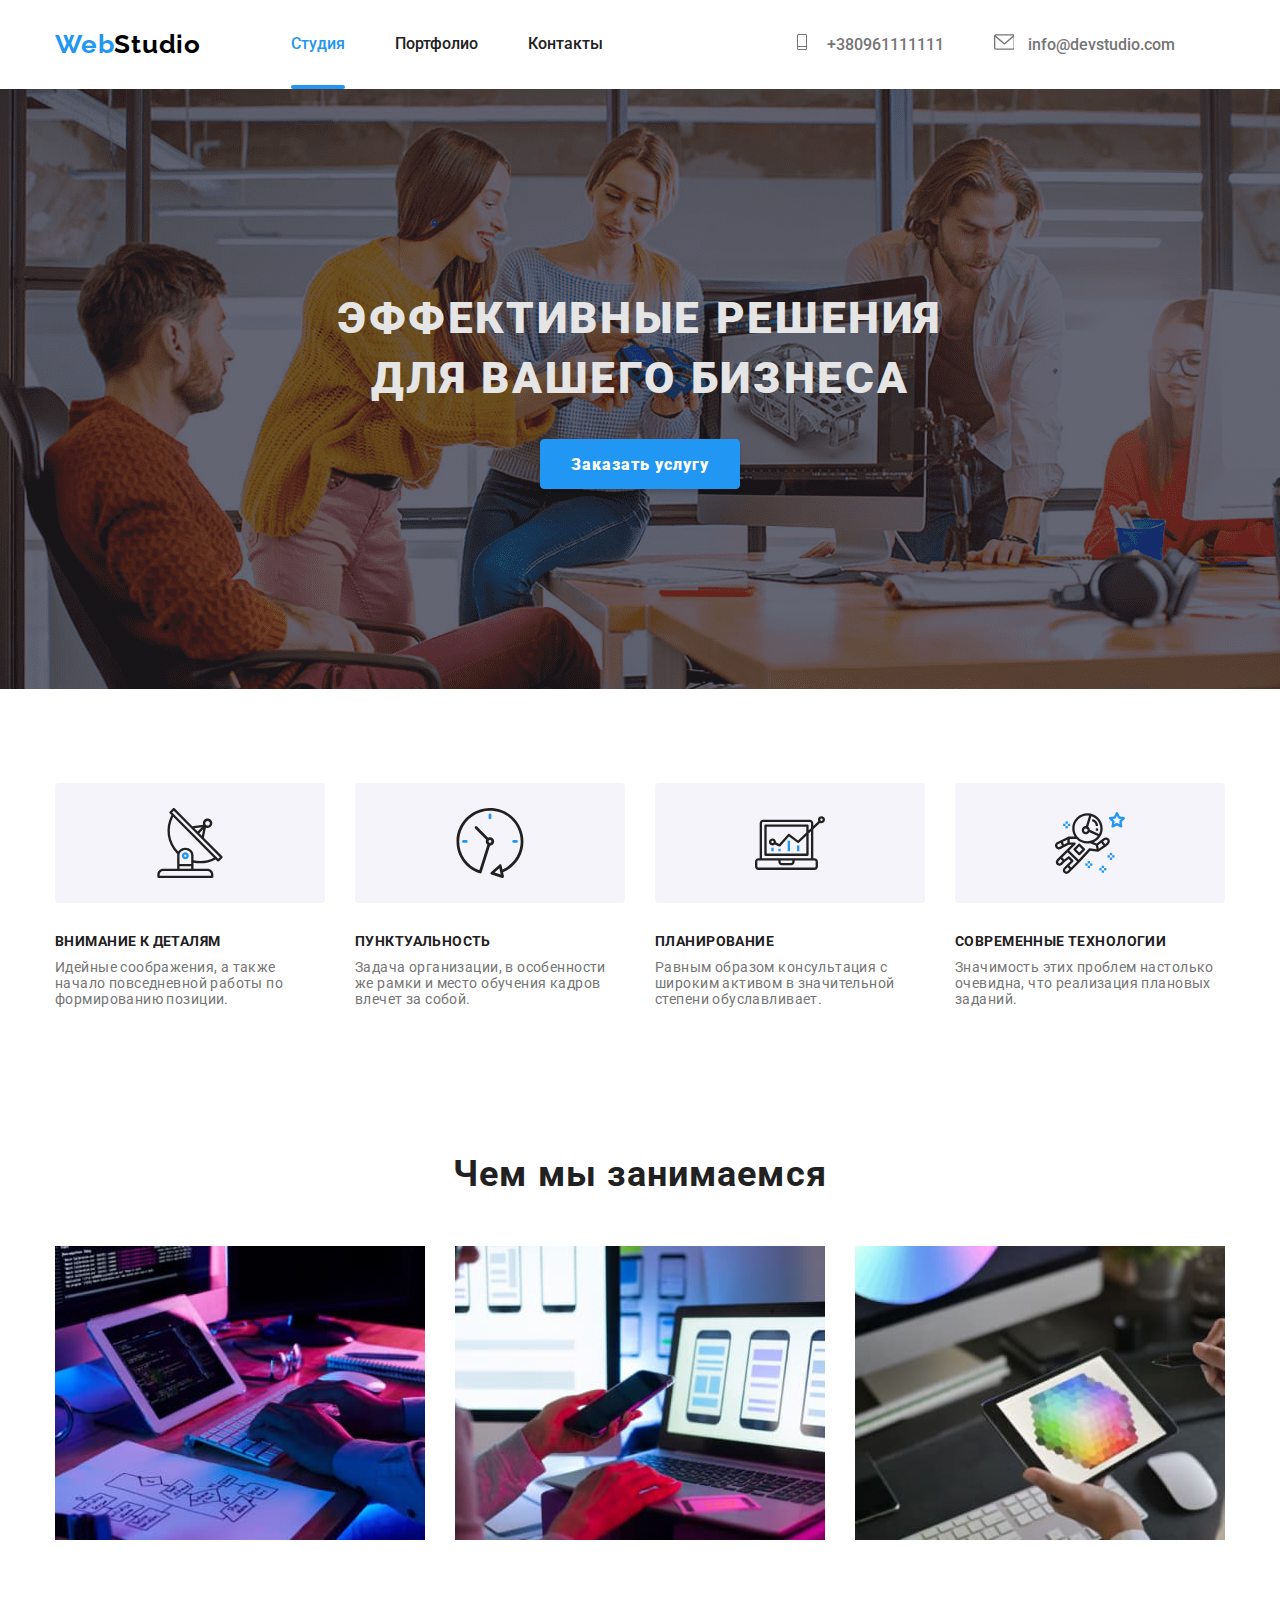
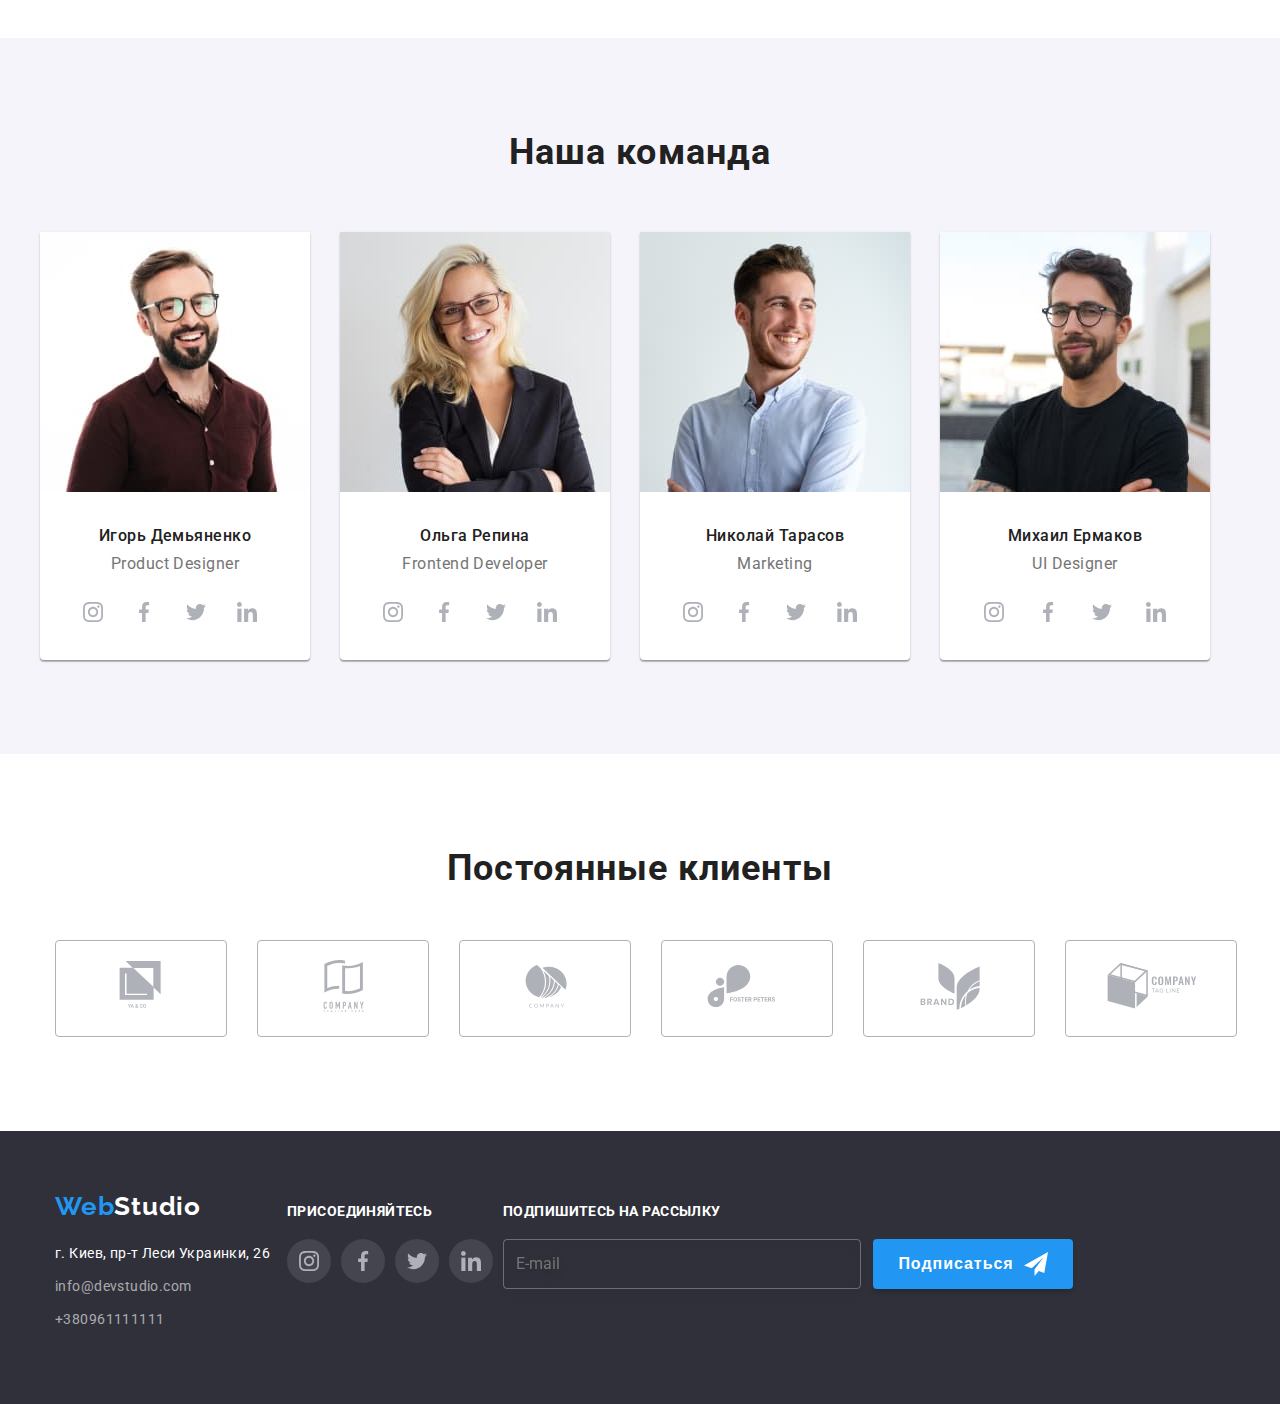
<file: index.html>
<!DOCTYPE html>
<html lang="ru">
  <head>
    <meta charset="UTF-8" />
    <link
      rel="stylesheet"
      href="https://cdnjs.cloudflare.com/ajax/libs/modern-normalize/1.0.0/modern-normalize.css"
    />
    <link
      href="https://fonts.googleapis.com/css2?family=Raleway:wght@700&family=Roboto:wght@400;500;700;900&display=swap"
      rel="stylesheet"
    />
    <link rel="stylesheet" href="css/styles.css" />
    <title>Web Studio</title>
  </head>
  <body>
    <!--=============HEADER-ШАПКА==============-->
    <header class="header">
      <div class="contanier">
        <nav class="navigation">
          <a class="webstudio" href="./index.html">
            <span class="web">Web</span>Studio</a
          >
          <ul class="navigation__list">
            <li class="navigation__item">
              <a class="current" href="./index.html">Студия</a>
            </li>
            <li class="navigation__item">
              <a href="./portfolio.html">Портфолио</a>
            </li>
            <li class="navigation__item">
              <a href="./index.html">Контакты</a>
            </li>
          </ul>
        </nav>
        <!--__________adress-contact___________-->
        <address class="adress">
          <ul class="contact-list">
            <li class="navigation__item">
              <a href="tel:380961111111">
                <svg>
                  <use href="./images/sprite.svg#tel"></use></svg
                >+380961111111</a
              >
            </li>
            <li class="navigation__item">
              <a href="mailto:info@devstudio.com">
                <svg>
                  <use href="./images/sprite.svg#mail"></use>
                </svg>
                info@devstudio.com</a
              >
            </li>
          </ul>
        </address>
      </div>
    </header>
    <main>
      <!--==============HERO-ГЕРОЙ===============-->
      <section class="hero">
        <div class="contanier">
          <h1 class="hero_title">
            Эффективные решения <br />для вашего бизнеса
          </h1>
          <button class="button" type="button" data-modal-open>
            Заказать услугу
          </button>
        </div>
      </section>
      <!--=========ADVANTAGE-ПРЕМУЩЕСТВО=========-->
      <!--_____________ADVANTAGE-ITEM____________-->
      <section class="advantage">
        <div class="contanier">
          <h2 class="heading-main">Наши преимущества</h2>
          <ul class="advantage__list">
            <li class="advantage__card">
              <div class="svg-advantage">
                <svg>
                  <use href="./images/sprite.svg#antenna"></use>
                </svg>
              </div>
              <h3 class="advantage__heading">Внимание к деталям</h3>
              <p class="advantage__text">
                Идейные соображения, а также начало повседневной работы по
                формированию позиции.
              </p>
            </li>
            <li class="advantage__card">
              <div class="svg-advantage">
                <svg>
                  <use href="./images/sprite.svg#clock" width="70px"></use>
                </svg>
              </div>
              <h3 class="advantage__heading">Пунктуальность</h3>
              <p class="advantage__text">
                Задача организации, в особенности же рамки и место обучения
                кадров влечет за собой.
              </p>
            </li>
            <li class="advantage__card">
              <div class="svg-advantage">
                <svg>
                  <use href="./images/sprite.svg#diagram" width="70px"></use>
                </svg>
              </div>
              <h3 class="advantage__heading">Планирование</h3>
              <p class="advantage__text">
                Равным образом консультация с широким активом в значительной
                степени обуславливает.
              </p>
            </li>
            <li class="advantage__card">
              <div class="svg-advantage">
                <svg>
                  <use href="./images/sprite.svg#astronaut" width="70px"></use>
                </svg>
              </div>
              <h3 class="advantage__heading">Современные технологии</h3>
              <p class="advantage__text">
                Значимость этих проблем настолько очевидна, что реализация
                плановых заданий.
              </p>
            </li>
          </ul>
        </div>
      </section>
      <!--=============SERVICE-УСЛУГИ============-->
      <section class="service">
        <div class="contanier">
          <h2 class="heading-main">Чем мы занимаемся</h2>
          <ul class="service__list">
            <li class="service__img">
              <img
                src="./images/img.jpg"
                alt="Десктопные приложения"
                width="370"
              />
            </li>
            <li class="service__img">
              <img
                src="./images/img-1.jpg"
                alt="Мобильные приложения"
                width="370"
              />
            </li>
            <li class="service__img">
              <img
                src="./images/img-2.jpg"
                alt="Дизайнерские решения"
                width="370"
              />
            </li>
          </ul>
        </div>
      </section>
      <!--=============TEAM-КОМАНДА==============-->
      <section class="team">
        <div class="container">
          <h2 class="heading-main">Наша команда</h2>
          <ul class="team__list">
            <li class="team__card-items">
              <img
                src="./images/img-3.jpg"
                alt="Игорь Демьяненко"
                width="270"
              />
              <h3 class="team__name">Игорь Демьяненко</h3>
              <p class="team__post">Product Designer</p>
              <div class="links">
                <a class="social-link" href="https://www.instagram.com/">
                  <svg>
                    <use href="./images/sprite.svg#instagram"></use>
                  </svg>
                </a>
                <a class="social-link" href="https://www.facebook.com/">
                  <svg>
                    <use href="./images/sprite.svg#facebook"></use>
                  </svg>
                </a>
                <a class="social-link" href="https://www.twitter.com">
                  <svg>
                    <use href="./images/sprite.svg#twitter"></use>
                  </svg>
                </a>
                <a class="social-link" href="https://www.linkedin.com">
                  <svg>
                    <use href="./images/sprite.svg#linkedin"></use>
                  </svg>
                </a>
              </div>
            </li>
            <li class="team__card-items">
              <img src="./images/img-4.jpg" alt="Ольга Репина" width="270" />
              <h3 class="team__name">Ольга Репина</h3>
              <p class="team__post">Frontend Developer</p>
              <div class="links">
                <a class="social-link" href="https://www.instagram.com/">
                  <svg>
                    <use href="./images/sprite.svg#instagram"></use>
                  </svg>
                </a>
                <a class="social-link" href="https://www.facebook.com/">
                  <svg>
                    <use href="./images/sprite.svg#facebook"></use>
                  </svg>
                </a>
                <a class="social-link" href="https://www.twitter.com">
                  <svg>
                    <use href="./images/sprite.svg#twitter"></use>
                  </svg>
                </a>
                <a class="social-link" href="https://www.linkedin.com">
                  <svg>
                    <use href="./images/sprite.svg#linkedin"></use>
                  </svg>
                </a>
              </div>
            </li>
            <li class="team__card-items">
              <img src="./images/img-5.jpg" alt="Николай Тарасов" width="270" />
              <h3 class="team__name">Николай Тарасов</h3>
              <p class="team__post">Marketing</p>
              <div class="links">
                <a class="social-link" href="https://www.instagram.com/">
                  <svg>
                    <use href="./images/sprite.svg#instagram"></use>
                  </svg>
                </a>
                <a class="social-link" href="https://www.facebook.com/">
                  <svg>
                    <use href="./images/sprite.svg#facebook"></use>
                  </svg>
                </a>
                <a class="social-link" href="https://www.twitter.com">
                  <svg>
                    <use href="./images/sprite.svg#twitter"></use>
                  </svg>
                </a>
                <a class="social-link" href="https://www.linkedin.com">
                  <svg>
                    <use href="./images/sprite.svg#linkedin"></use>
                  </svg>
                </a>
              </div>
            </li>
            <li class="team__card-items">
              <img src="./images/img-6.jpg" alt="Михаил Ермаков" width="270" />
              <h3 class="team__name">Михаил Ермаков</h3>
              <p class="team__post">UI Designer</p>
              <ul class="links">
                <li>
                  <a class="social-link" href="https://www.instagram.com/">
                    <svg>
                      <use href="./images/sprite.svg#instagram"></use>
                    </svg>
                  </a>
                </li>
                <li>
                  <a class="social-link" href="https://www.facebook.com/">
                    <svg>
                      <use href="./images/sprite.svg#facebook"></use>
                    </svg>
                  </a>
                </li>
                <li>
                  <a class="social-link" href="https://www.twitter.com">
                    <svg>
                      <use href="./images/sprite.svg#twitter"></use>
                    </svg>
                  </a>
                </li>
                <li>
                  <a class="social-link" href="https://www.linkedin.com">
                    <svg>
                      <use href="./images/sprite.svg#linkedin"></use>
                    </svg>
                  </a>
                </li>
              </ul>
            </li>
          </ul>
        </div>
      </section>
      <!--================CLIENTS================-->
      <section class="client">
        <div class="contanier">
          <h4 class="heading-main">Постоянные клиенты</h4>
          <ul class="clients">
            <li class="card-client">
              <a href="">
                <svg>
                  <use href="./images/sprite.svg#client1"></use>
                </svg>
              </a>
            </li>
            <li class="card-client">
              <a href="">
                <svg>
                  <use href="./images/sprite.svg#client2"></use>
                </svg>
              </a>
            </li>
            <li class="card-client">
              <a href="">
                <svg>
                  <use href="./images/sprite.svg#client3"></use>
                </svg>
              </a>
            </li>
            <li class="card-client">
              <a href="">
                <svg>
                  <use href="./images/sprite.svg#client4"></use>
                </svg>
              </a>
            </li>
            <li class="card-client">
              <a href="">
                <svg>
                  <use href="./images/sprite.svg#client5"></use>
                </svg>
              </a>
            </li>
            <li class="card-client">
              <a href="">
                <svg>
                  <use href="./images/sprite.svg#client6"></use>
                </svg>
              </a>
            </li>
          </ul>
        </div>
      </section>
    </main>
    <!--=============FOOTER-ПОДВАЛ=============-->
    <footer class="footer">
      <div class="contanier">
        <address class="footer__item-adress">
          <div class="adress-list">
            <a class="webstudio" href="./index.html">
              <span class="web">Web</span>Studio</a
            >
            <!--______FOOTER-ADRESS_____-->
            <ul class="footer__adress">
              <li class="adress-link">
                <a href="https://goo.gl/maps/2c2kjHNSKJ136nSG8" target="_blank">
                  г. Киев, пр-т Леси Украинки, 26
                </a>
              </li>
              <li class="contact">
                <a href="mailto:info@devstudio.com">info@devstudio.com</a>
              </li>
              <li class="contact">
                <a href="tel:380961111111"> +380961111111 </a>
              </li>
            </ul>
          </div>
        </address>
        <!--____JOIN-LINKS-->
        <div class="join-link">
          <h2 class="join">ПРИСОЕДИНЯЙТЕСЬ</h2>
          <ul class="social-list-link">
            <li>
              <a class="social-link" href="https://www.instagram.com/">
                <svg>
                  <use href="./images/sprite.svg#instagram"></use>
                </svg>
              </a>
            </li>
            <li>
              <a class="social-link" href="https://www.facebook.com/">
                <svg>
                  <use href="./images/sprite.svg#facebook"></use>
                </svg>
              </a>
            </li>
            <li>
              <a class="social-link" href="https://www.twitter.com">
                <svg>
                  <use href="./images/sprite.svg#twitter"></use>
                </svg>
              </a>
            </li>
            <li>
              <a class="social-link" href="https://www.linkedin.com">
                <svg>
                  <use href="./images/sprite.svg#linkedin"></use>
                </svg>
              </a>
            </li>
          </ul>
        </div>
        <!--____MAILING____-->
        <div class="mailing">
          <h2 class="mailing-title">ПОДПИШИТЕСЬ НА РАССЫЛКУ</h2>
          <div class="mailing-mail">
            <input type="email" class="mailing-contact" placeholder="E-mail" />
            <button type="submit" class="mailing-btn">
              Подписаться
              <svg class="icon-send">
                <use href="./images/sprite.svg#send"></use>
              </svg>
            </button>
          </div>
        </div>
      </div>
    </footer>
    <!--===============MODAL-BTN==============-->
    <div class="backdrop is-hidden" data-modal>
      <div class="modal">
        <button type="button" class="close-btn" data-modal-close>
          <svg><use href="./images/sprite.svg#close"></use></svg>
        </button>
        <!-- FORM-MODAL -->
        <form action="#" class="modal__form">
          <h2 class="modal__form-title">
            Оставьте свои данные, мы вам перезвоним
          </h2>
          <label class="modal__form-field">
            Имя
            <span class="modal__form-wrapper">
              <input type="text" name="user-name" class="modal__form-input" />
              <svg class="modal__form-svg">
                <use href="./images/sprite.svg#person-black"></use>
              </svg>
            </span>
          </label>
          <label class="modal__form-field">
            Телефон
            <span class="modal__form-wrapper">
              <input type="tel" name="user-phone" class="modal__form-input" />
              <svg class="modal__form-svg">
                <use href="./images/sprite.svg#phone-black"></use>
              </svg>
            </span>
          </label>
          <label class="modal__form-field">
            Почта
            <span class="modal__form-wrapper">
              <input type="email" name="user-email" class="modal__form-input" />
              <svg class="modal__form-svg">
                <use href="./images/sprite.svg#email-black"></use>
              </svg>
            </span>
          </label>
          <label class="modal__form-field">
            Комментарий
            <textarea
              name="user-message"
              class="modal__form-message"
              placeholder="Введите текст "
            ></textarea>
          </label>
          <input
            type="checkbox"
            name="user-policy"
            value="accept-policy"
            id="check-policy"
            class="modal__form-policy visually-hidden"
          />
          <label for="check-policy" class="modal__form-policy--label"
            >Соглашаюсь с рассылкой и принимаю <a href="#">условия договора</a>
          </label>

          <button type="submit" class="modal__form-btn">Отправить</button>
        </form>
      </div>
    </div>
    <script src="./js/modal.js"></script>
  </body>
</html>
</file>
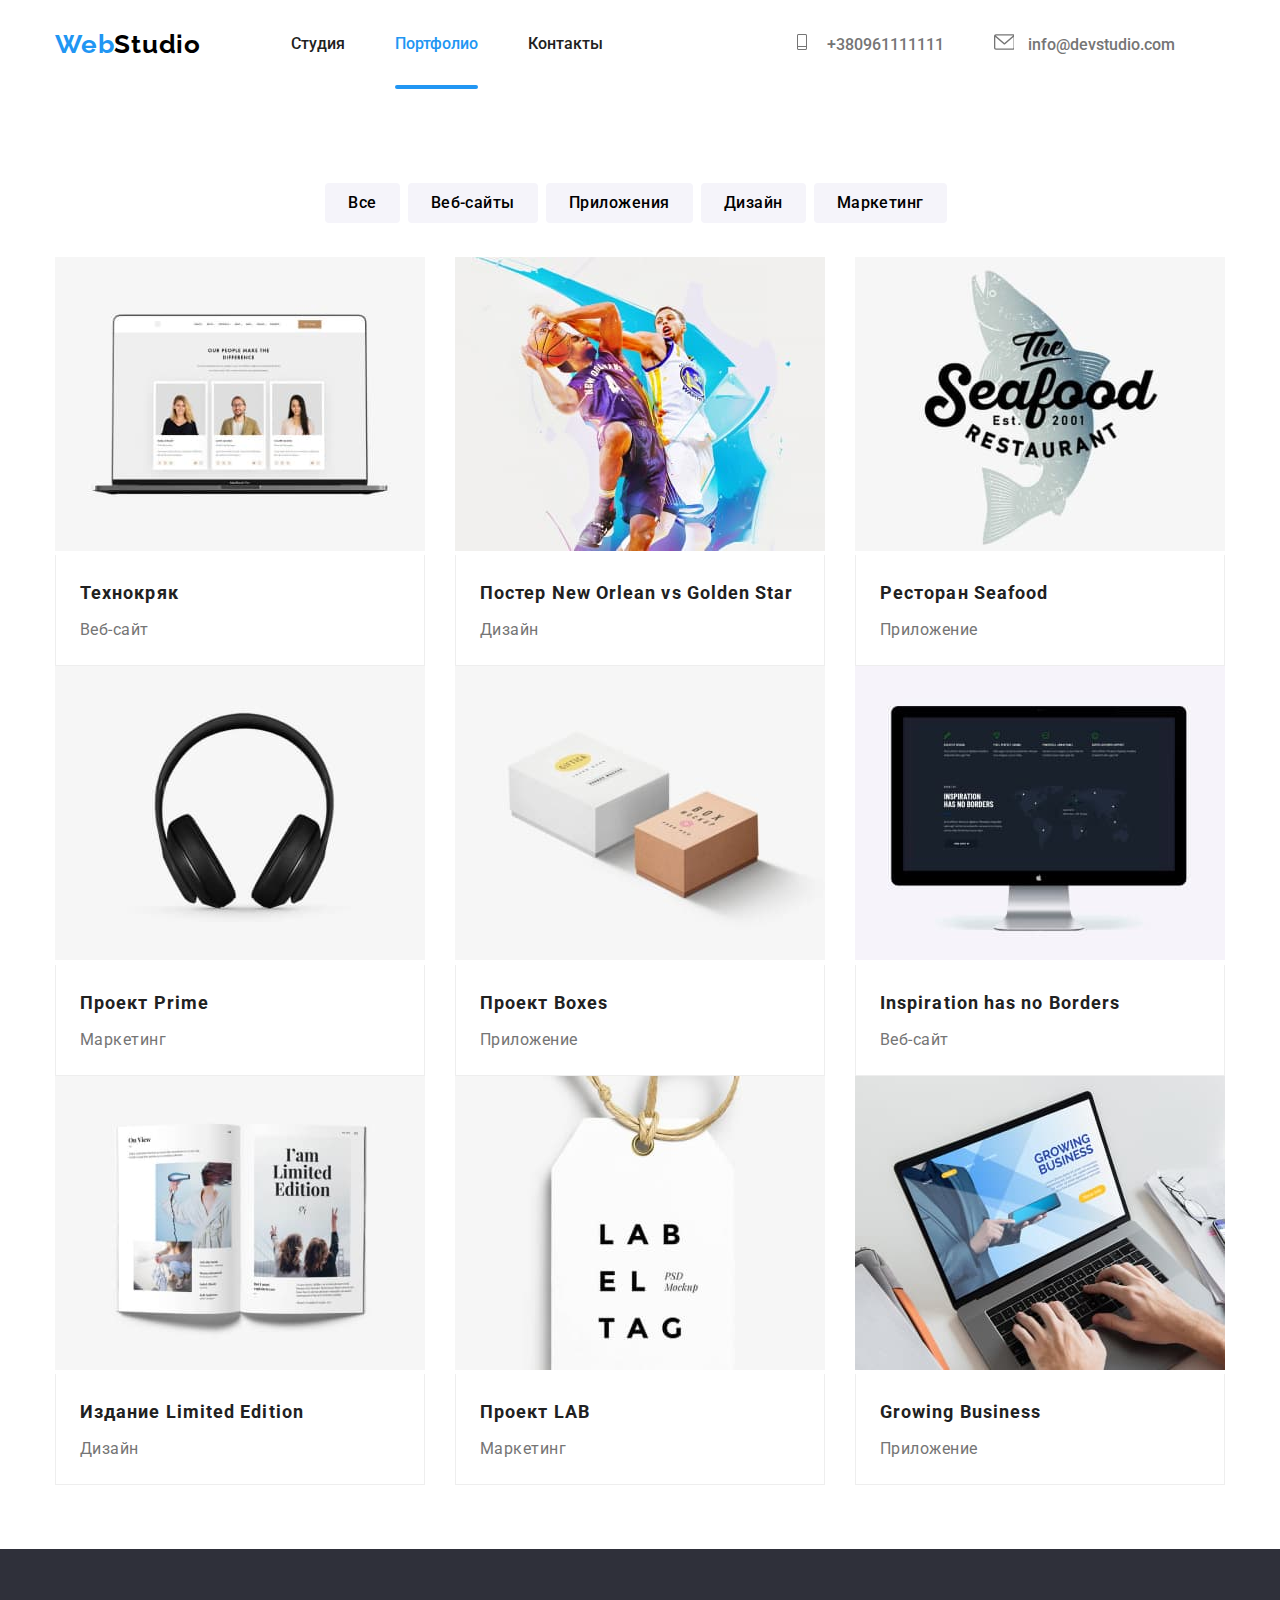
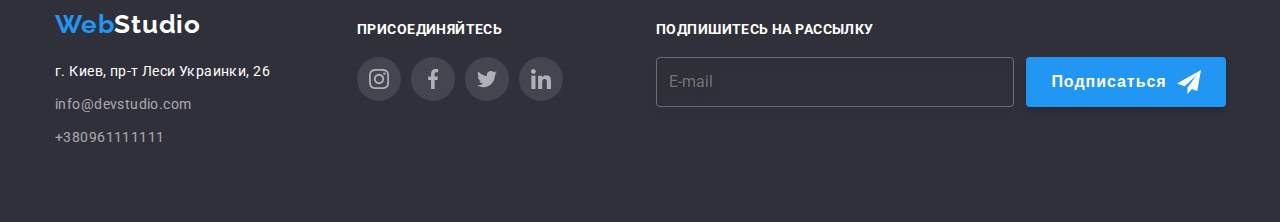
<file: portfolio.html>
<!DOCTYPE html>
<html lang="ru">
  <head>
    <meta charset="UTF-8" />
    <meta name="viewport" content="width=device-width, initial-scale=1.0" />
    <link
      rel="stylesheet"
      href="https://cdnjs.cloudflare.com/ajax/libs/modern-normalize/1.0.0/modern-normalize.css"
    />
    <link
      href="https://fonts.googleapis.com/css2?family=Raleway:wght@700&family=Roboto:wght@400;500;700;900&display=swap"
      rel="stylesheet"
    />
    <link rel="stylesheet" href="css/styles.css" />
    <title>Portfolio</title>
  </head>
  <body>
    <!--=============HEADER-ШАПКА==============-->
    <header class="header">
      <div class="contanier">
        <nav class="navigation">
          <a class="webstudio" href="./index.html">
            <span class="web">Web</span>Studio</a
          >
          <ul class="navigation__list">
            <li class="navigation__item">
              <a href="./index.html">Студия</a>
            </li>
            <li class="navigation__item">
              <a class="current" href="./portfolio.html">Портфолио</a>
            </li>
            <li class="navigation__item">
              <a href="./index.html">Контакты</a>
            </li>
          </ul>
        </nav>
        <!--__________adress-contact___________-->
        <address class="adress">
          <ul class="contact-list">
            <li class="navigation__item">
              <a href="tel:380961111111">
                <svg>
                  <use href="./images/sprite.svg#tel"></use></svg
                >+380961111111</a
              >
            </li>
            <li class="navigation__item">
              <a href="mailto:info@devstudio.com">
                <svg>
                  <use href="./images/sprite.svg#mail"></use>
                </svg>
                info@devstudio.com</a
              >
            </li>
          </ul>
        </address>
      </div>
    </header>
    <!--==========GALERY FOR PORTFOLIO=========-->
    <main>
      <section class="galery">
        <div class="contanier">
          <ul class="galery__btn-list">
            <li><button class="galery__btn" type="button">Все</button></li>
            <li>
              <button class="galery__btn" type="button">Веб-сайты</button>
            </li>
            <li>
              <button class="galery__btn" type="button">Приложения</button>
            </li>
            <li><button class="galery__btn" type="button">Дизайн</button></li>
            <li>
              <button class="galery__btn" type="button">Маркетинг</button>
            </li>
          </ul>
          <!--================GALERY================-->
          <div class="galery__portfolio">
            <ul class="galery__card-list">
              <!-- технокряк -->
              <li class="galery__card-item">
                <a href="#" class="galery__item">
                  <div class="galery__wrapper">
                    <img src="./images/img-7.jpg" alt="Технокряк" />
                    <div class="overlay">
                      <p class="text-overlay">
                        Технокряк это современная площадка распространения
                        коронавируса. Компании используют эту платформу для
                        цифрового шпионажа и атак на защищённые сервера
                        конкурентов.
                      </p>
                    </div>
                  </div>
                  <div class="galery__footer-card">
                    <h2 class="galery__name">Технокряк</h2>
                    <p class="galery__category">Веб-сайт</p>
                  </div>
                </a>
              </li>
              <!-- постер New Orlean... -->
              <li class="galery__card-item">
                <a href="#" class="galery__item">
                  <div class="galery__wrapper">
                    <img
                      src="./images/img-8.jpg"
                      alt="Постер New Orlean vs Golden Star"
                    />
                    <div class="overlay"><p class="text-overlay"></p></div>
                  </div>
                  <div class="galery__footer-card">
                    <h2 class="galery__name">
                      Постер New Orlean vs Golden Star
                    </h2>
                    <p class="galery__category">Дизайн</p>
                  </div>
                </a>
              </li>
              <!-- ресторан Seafood -->
              <li class="galery__card-item">
                <a href="#" class="galery__item">
                  <div class="galery__wrapper">
                    <img src="./images/img-9.jpg" alt="Ресторан Seafood" />
                    <div class="overlay"><p class="text-overlay"></p></div>
                  </div>
                  <div class="galery__footer-card">
                    <h2 class="galery__name">Ресторан Seafood</h2>
                    <p class="galery__category">Приложение</p>
                  </div>
                </a>
              </li>
              <!-- проект Prime -->
              <li class="galery__card-item">
                <a href="#" class="galery__item">
                  <div class="galery__wrapper">
                    <img src="./images/img-10.jpg" alt="Проект Prime" />
                    <div class="overlay"><p class="text-overlay"></p></div>
                  </div>
                  <div class="galery__footer-card">
                    <h2 class="galery__name">Проект Prime</h2>
                    <p class="galery__category">Маркетинг</p>
                  </div>
                </a>
              </li>
              <!-- проект Boxes -->
              <li class="galery__card-item">
                <a href="#" class="galery__item">
                  <div class="galery__wrapper">
                    <img src="./images/img-11.jpg" alt="Проект Boxes" />
                    <div class="overlay"><p class="text-overlay"></p></div>
                  </div>
                  <div class="galery__footer-card">
                    <h2 class="galery__name">Проект Boxes</h2>
                    <p class="galery__category">Приложение</p>
                  </div>
                </a>
              </li>
              <!-- Inspiration... -->
              <li class="galery__card-item">
                <a href="#" class="galery__item">
                  <div class="galery__wrapper">
                    <img
                      src="./images/img-12.jpg"
                      alt="Inspiration has no Borders"
                    />
                    <div class="overlay"><p class="text-overlay"></p></div>
                  </div>
                  <div class="galery__footer-card">
                    <h2 class="galery__name">Inspiration has no Borders</h2>
                    <p class="galery__category">Веб-сайт</p>
                  </div>
                </a>
              </li>
              <!--издание Limited Edition -->
              <li class="galery__card-item">
                <a href="#" class="galery__item">
                  <div class="galery__wrapper">
                    <img
                      src="./images/img-13.jpg"
                      alt="Издание Limited Edition"
                    />
                    <div class="overlay"><p class="text-overlay"></p></div>
                  </div>
                  <div class="galery__footer-card">
                    <h2 class="galery__name">Издание Limited Edition</h2>
                    <p class="galery__category">Дизайн</p>
                  </div>
                </a>
              </li>
              <!-- проект LAB -->
              <li class="galery__card-item">
                <a href="#" class="galery__item">
                  <div class="galery__wrapper">
                    <img src="./images/img-14.jpg" alt="Проект LAB" />
                    <div class="overlay"><p class="text-overlay"></p></div>
                  </div>
                  <div class="galery__footer-card">
                    <h2 class="galery__name">Проект LAB</h2>
                    <p class="galery__category">Маркетинг</p>
                  </div>
                </a>
              </li>
              <!-- Growing Business -->
              <li class="galery__card-item">
                <a href="#" class="galery__item">
                  <div class="galery__wrapper">
                    <img src="./images/img-15.jpg" alt="Growing Business" />
                    <div class="overlay"><p class="text-overlay"></p></div>
                  </div>
                  <div class="galery__footer-card">
                    <h2 class="galery__name">Growing Business</h2>
                    <p class="galery__category">Приложение</p>
                  </div>
                </a>
              </li>
            </ul>
          </div>
        </div>
      </section>
    </main>
    <!--=============FOOTER-ПОДВАЛ=============-->
    <footer class="footer">
      <div class="contanier">
        <!--______FOOTER-ADRESS_____-->
        <address class="footer__item-adress">
          <div class="adress-list">
            <a class="webstudio" href="./index.html">
              <span class="web">Web</span>Studio</a
            >
            <!--______FOOTER-ADRESS_____-->
            <ul class="footer__adress">
              <li class="adress-link">
                <a href="https://goo.gl/maps/2c2kjHNSKJ136nSG8" target="_blank">
                  г. Киев, пр-т Леси Украинки, 26
                </a>
              </li>
              <li class="contact">
                <a href="mailto:info@devstudio.com">info@devstudio.com</a>
              </li>
              <li class="contact">
                <a href="tel:380961111111"> +380961111111 </a>
              </li>
            </ul>
          </div>
        </address>
        <!--____JOIN-LINKS-->
        <div class="join-links">
          <h2 class="join">ПРИСОЕДИНЯЙТЕСЬ</h2>
          <ul class="social-list-link">
            <li>
              <a class="social-link" href="https://www.instagram.com/">
                <svg>
                  <use href="./images/sprite.svg#instagram"></use>
                </svg>
              </a>
            </li>
            <li>
              <a class="social-link" href="https://www.facebook.com/">
                <svg>
                  <use href="./images/sprite.svg#facebook"></use>
                </svg>
              </a>
            </li>
            <li>
              <a class="social-link" href="https://www.twitter.com">
                <svg>
                  <use href="./images/sprite.svg#twitter"></use>
                </svg>
              </a>
            </li>
            <li>
              <a class="social-link" href="https://www.linkedin.com">
                <svg>
                  <use href="./images/sprite.svg#linkedin"></use>
                </svg>
              </a>
            </li>
          </ul>
        </div>
        <!--____MAILING____-->
        <div class="mailing">
          <h2 class="mailing-title">ПОДПИШИТЕСЬ НА РАССЫЛКУ</h2>
          <div class="mailing-mail">
            <input type="email" class="mailing-contact" placeholder="E-mail" />
            <button type="submit" class="mailing-btn">
              Подписаться
              <svg class="icon-send">
                <use href="./images/sprite.svg#send"></use>
              </svg>
            </button>
          </div>
        </div>
      </div>
    </footer>
  </body>
</html>
</file>
<file: css/styles.css>
:root {
  --main-font: "Roboto", sans-serif;
  --secondary-font: "Ralewey", sans-serif;
  --color-primary: #212121;
  --color-sacondary: #2196f3;
  --background-color-primary: #e5e5e5;
  --color-white: #ffffff;
  --color-grey: #757575;
  --color-dark-white: #f5f4fa;
}
*,
*::before,
*::after {
  box-sizing: border-box;
  margin: 0px;
  padding: 0px;
}

body {
  font-family: var(--main-font);
  font-style: normal;
}

.visually-hidden {
  position: absolute !important;
  clip: rect(1px 1px 1px 1px); /* IE6, IE7 */
  clip: rect(1px, 1px, 1px, 1px);
  padding: 0 !important;
  border: 0 !important;
  height: 1px !important;
  width: 1px !important;
  overflow: hidden;
}

a {
  text-decoration: none;
  font-style: normal;
  color: var(--color-primary);
}
ul,
ol {
  list-style: none;
}
/*==============OTHERS============*/
/*_______web-studio______*/
.webstudio {
  font-family: Raleway;
  font-weight: 700;
  font-size: 26px;
  line-height: 1.19;
  letter-spacing: 0.03em;
  color: #000000;
}
.web {
  color: var(--color-sacondary);
}
/*_____end web-studio_____*/
.heading-main {
  /*___Чем занимаемся(заголовки)____ */
  text-align: center;
  margin-top: 94px;
  margin-bottom: 50px;
  height: 42px;

  font-weight: 700;
  font-size: 36px;
  line-height: 1.166;
  letter-spacing: 0.03em;

  color: var(--color-primary);
}
.contanier {
  width: 1200px;
  padding-left: 15px;
  padding-right: 15px;
  margin-left: auto;
  margin-right: auto;
}
/*________MODAL-BTN_________*/
.backdrop {
  position: fixed;
  top: 0;
  left: 0;
  width: 100%;
  height: 100%;
  background-color: rgba(0, 0, 0, 0.5);
  transition: all 250ms linear;
}
.modal {
  position: absolute;
  top: 50%;
  left: 50%;
  transform: translate(-50%, -50%) scale(1);
  width: 528px;
  height: 581px;
  background-color: var(--color-white);
  transition: all 500ms linear 500ms;
}
.backdrop.is-hidden {
  opacity: 0;
  visibility: hidden;
  pointer-events: none;
  transition: all 500ms linear 500ms;
}
.backdrop.is-hidden .modal {
  transform: translate(-50%, -50%) scale(0);
  transition: all 250ms linear 250ms;
}
.close-btn {
  display: flex;
  position: absolute;
  top: 8px;
  right: 8px;
  padding: 0px;
  width: 30px;
  height: 30px;

  background-color: var (--color-white);
  border: 1px solid rgba(0, 0, 0, 0.1);
  border-radius: 50%;
  cursor: pointer;
}
.close-btn svg {
  height: 30px;
}
.close-btn:hover svg {
  fill: var(--color-sacondary);
}
/*____________FORM-MODAL_________*/
.modal__form {
  width: 448px;
  height: 342px;
  margin: 40px;
  display: flex;
  flex-direction: column;
}
.modal__form-title {
  width: 448px;
  margin-bottom: 12px;
  font-weight: 700;
  font-size: 20px;
  line-height: 1.15;
  text-align: center;
  letter-spacing: 0.03em;

  color: var(--color-primary);
}
.modal__form-field {
  margin-bottom: 10px;
  width: 448px;
  height: 138px;
  font-weight: 400;
  font-size: 12px;
  line-height: 1.16;
  letter-spacing: 0.01em;
  color: var(--color-grey);
}
.modal__form-wrapper {
  position: relative;
  margin-top: 10px;
}
.modal__form-input {
  padding-left: 40px;
  margin-top: 4px;
  width: 448px;
  height: 40px;

  outline: none;
  border: 1px solid rgba(33, 33, 33, 0.2);
  box-sizing: border-box;
  border-radius: 4px;
}
.modal__form-svg {
  position: absolute;
  top: 50%;
  left: 12px;
  width: 12px;
  height: 12px;
  transform: translateY(-50%);
}
.modal__form-message {
  height: 120px;
  width: 100%;
  border-radius: 4px;
  border: 1px solid rgba(33, 33, 33, 0.2);
  resize: none;
  outline: none;
  margin-bottom: 20px;
  margin-top: 4px;
  padding-left: 12px;
  padding-top: 12px;
}
.modal__form-policy--label {
  height: 24px;

  font-weight: 400;
  font-size: 14px;
  line-height: 1.714;
  letter-spacing: 0.03em;

  color: var(--color-grey);
}
.modal__form-policy--label::before {
  display: inline-block;
  margin-right: 7px;
  content: "";
  width: 16px;
  height: 16px;
  border: 2px solid var(--color-primary);
  border-radius: 4px;
}
.modal__form-policy:checked + .modal__form-policy--label::before {
  background-color: var(--color-sacondary);
  background-image: url(../images/ok.svg);
  border-color: var(--color-sacondary);
}
.modal__form-btn {
  display: inline-block;
  margin-left: auto;
  margin-right: auto;
  margin-top: 30px;
  padding: 10px 28px;
  align-items: center;
  width: 200px;
  height: 50px;

  background: var(--color-sacondary);
  box-shadow: 0px 4px 4px rgba(0, 0, 0, 0.15);
  border: 0;
  border-radius: 4px;
  cursor: pointer;

  font-weight: 400;
  font-size: 16px;
  line-height: 1.87;
  text-align: center;
  letter-spacing: 0.06em;
  color: var(--color-white);
}
.modal__form-input:focus,
.modal__form-message:focus {
  border: 1px solid var(--color-sacondary);
}
.modal__form-input:focus + .modal__form-svg {
  fill: var(--color-sacondary);
}
/*==============END OTHERS=========*/
/*=============HEADER ШАПКА========*/
/*_________HEDER_________*/
.header {
  padding: 29px 0;
}
.header .contanier {
  display: flex;
  align-items: center;
}
/*________logo_________ */
.header .webstudio {
  margin-right: 90px;
}
/*___________NAVIGATION________ */
.navigation,
.contact-list {
  display: flex;
  align-items: center;
  font-weight: 500;
}
.contact-list a {
  color: var(--color-grey);
}
.navigation__list {
  display: flex;
}
.navigation__item {
  position: relative;
}
.navigation__item:not(last-child) {
  margin-right: 50px;
}
.current {
  color: var(--color-sacondary);
}
.current::after {
  content: "";
  position: absolute;
  left: 0;
  bottom: -191%;
  display: block;
  width: 100%;
  height: 4px;
  background-color: var(--color-sacondary);
  border-radius: 2px;
}
.contact-list svg {
  height: 16px;
  width: 20px;
  margin-right: 10px;
  fill: var(--color-grey);
}
.navigation__item:hover svg,
.navigation__item:focus svg,
.navigation__item:hover a,
.navigation__item:focus a {
  fill: var(--color-sacondary);
  color: var(--color-sacondary);
}
.header .adress {
  margin-left: auto;
  font-weight: 500;
}
/*============END HEADER ШАПКА=========*/
/*=============HERO-ГЕРОЙ==============*/
.hero {
  text-align: center;
  max-width: 1600px;
  height: 600px;
  margin-left: auto;
  margin-right: auto;
  background: linear-gradient(rgba(47, 48, 58, 0.4), rgba(47, 48, 58, 0.4)),
    url(../images/img_hero.png);
}
.hero_title {
  /*__Эффективные решения для вашего бизнеса__*/
  display: flex;
  text-align: center;
  justify-content: center;

  padding-top: 200px;
  margin-left: auto;
  margin-right: auto;

  font-weight: 900;
  font-size: 44px;
  line-height: 1.36;
  letter-spacing: 0.06em;
  text-transform: uppercase;
  color: var(--background-color-primary);
}
.button {
  /* ___BUTTON-Заказать-услугу___ */
  font-weight: 900;
  font-size: 16px;
  line-height: 1.87;
  letter-spacing: 0.06em;
  color: var(--color-white);
  background-color: var(--color-sacondary);
  padding: 10px 28px;
  width: 200px;
  height: 50px;
  border: 1px solid var(--color-sacondary);
  box-shadow: 0px 4px 4px rgba(0, 0, 0, 0.15);
  border-radius: 4px;
  cursor: pointer;
  margin-top: 30px;
}
/*=============END HERO-ГЕРОЙ===========*/
/*=========ADVANTAGE-ПРЕМУЩЕСТВО=========*/
/*____________ADVANTAGE-ITEM____________*/
.advantage .container {
  height: 290px;
}
.advantage .heading-main {
  display: none;
  color: transparent;
}
.advantage__list {
  display: flex;
  margin-top: 94px;
}
.advantage__card {
  width: 270px;
}
.advantage__card:not(:last-child) {
  margin-right: 30px;
}
.svg-advantage {
  display: flex;
  align-content: center;
  justify-content: center;
  width: 270px;
  height: 120px;
  margin-bottom: 30px;
  background: var(--color-dark-white);
  border-radius: 4px;
}
.svg-advantage svg {
  width: 70px;
}
.advantage__heading {
  display: flex;
  align-items: flex-start;
  align-content: flex-start;
  margin-bottom: 10px;
  width: 270px;
  font-weight: 700;
  font-size: 14px;
  letter-spacing: 0.03em;
  text-transform: uppercase;
  color: var(--color-primary);
}
.advantage__text {
  width: 270px;
  height: 101px;
  font-weight: 400;
  font-size: 14px;
  line-height: 1, 714;
  letter-spacing: 0.03em;
  color: var(--color-grey);
  display: flex;
  justify-content: center;
  flex-wrap: wrap;
}
/*=======END ADVANTAGE-ПРЕМУЩЕСТВО========*/
/*==============SERVICE-УСЛУГИ=============*/
.service .container {
  height: 386px;
}
.service .heading-main {
  margin-top: 94px;
  margin-bottom: 50px;
}
.service__list {
  display: flex;
  justify-content: space-between;
}
.service__img:not(:last-child) {
  margin-right: 30px;
}
/*===========END SERVICE-УСЛУГИ===========*/
/*=============TEAM-КОМАНДА==============*/
.team {
  background: var(--color-dark-white);
}
.team .heading-main {
  padding-top: 94px;
  padding-bottom: 50px;
}
/*__team-item__*/
.team__list {
  display: flex;
  margin-left: auto;
  margin-right: auto;
  width: 1200px;
  margin-top: 50px;
}
.team__card-items {
  height: 428px;
  margin-bottom: 94px;
  background-color: var(--color-white);
  box-shadow: 0px 1px 3px rgba(0, 0, 0, 0.12), 0px 1px 1px rgba(0, 0, 0, 0.14),
    0px 2px 1px rgba(0, 0, 0, 0.2);
  border-radius: 0px 0px 4px 4px;
  /* background-color: var(--color-white); */
}
.team__card-items:not(last-child) {
  margin-right: 30px;
}
.team__name {
  /*_____NAME-Имя______ */
  margin-top: 30px;
  text-align: center;
  font-weight: 500;
  font-size: 16px;
  line-height: 1, 19;
  letter-spacing: 0.03em;

  color: var(--color-primary);
}
.team__post {
  /* ____POST-Должность___ */
  margin-top: 10px;
  text-align: center;
  font-weight: 400;
  font-size: 16px;
  line-height: 1, 19;
  letter-spacing: 0.03em;

  color: var(--color-grey);
}
/*_____social-links_____*/
.links {
  /* _____LINKS_____ */
  display: flex;
  margin-left: auto;
  margin-right: auto;
  margin-top: 16px;
  width: 206px;
  height: 44px;
}
.social-link {
  display: flex;
  justify-content: center;
  align-content: center;
  width: 44px;
  height: 44px;
  background-color: white;
  border-radius: 50%;
}
.social-link:not(:last-child) {
  margin-right: 10px;
}
.social-link svg {
  width: 20px;
  fill: #afb1b8;
}
.social-link:hover,
.social-link:focus {
  background-color: var(--color-sacondary);
}
.social-link:hover svg,
.social-link:focus svg {
  fill: var(--color-white);
}
/*===========END TEAM-КОМАНДА============*/
/*================CLIENTS===============*/
.client .contanier {
  margin-bottom: 94px;
}
.clients {
  display: flex;
}
.card-client {
  display: flex;
  border: 1px solid #afb1b8;
  border-radius: 4px;
}
.card-client svg {
  width: 170px;
  height: 90px;
  fill: #afb1b8;
}
.card-client:not(:last-child) {
  margin-right: 30px;
}
.card-client:hover,
.card-client:focus {
  border-color: var(--color-sacondary);
}
.card-client:hover svg,
.card-client:focus svg {
  fill: var(--color-sacondary);
}
/*================END CLIENTS=============*/
/*============FOOTER-ПОДВАЛ==============*/
.footer {
  background-color: #2f303a;
}
.footer .contanier {
  display: flex;
}
.footer .webstudio {
  margin-top: 60px;
  margin-bottom: 20px;

  display: inline-block;
  font-weight: 700;
  font-size: 26px;
  line-height: 1.19;
  letter-spacing: 0.03em;
  color: var(--color-white);
}
/*____footer-adress____*/
.footer__item-adress {
  font-family: var(--main-font);
  color: var(--color-white);
}
.footer__adress {
  padding-bottom: 9px;
  margin-bottom: 54px;
  font-weight: 400;
  font-size: 14px;
  line-height: 1.71;
  letter-spacing: 0.03em;
  color: var(--color-white);
  width: 232px;
}
.adress-link,
.contact {
  padding-bottom: 9px;
}
.adress-link a {
  color: var(--color-white);
}
.contact a {
  color: rgba(255, 255, 255, 0.6);
}
/* ______JOIN-LINKS______ */
.join-links {
  margin-left: 70px;
  margin-right: 93px;
  width: 206px;
}
/*_____join-присоеденяйтесь_____*/
.join {
  margin-top: 72px;
  margin-bottom: 20px;
  font-weight: 700;
  font-size: 14px;
  line-height: 1.142;
  letter-spacing: 0.03em;
  text-transform: uppercase;
  width: 100%;
  color: var(--color-white);
}
.social-list-link {
  display: flex;
  margin-top: 20px;
}
.social-link {
  margin-right: 10px;
  background: rgba(255, 255, 255, 0.1);
}
/* ______MAILING-РАССЫЛКА________ */
.mailing-title {
  margin-top: 72px;
  margin-bottom: 20px;
  width: 219px;
  height: 16px;

  font-weight: 700;
  font-size: 14px;
  line-height: 1.142;
  letter-spacing: 0.03em;
  text-transform: uppercase;

  color: var(--color-white);
}
.mailing-mail {
  display: flex;
  justify-content: start;
}
.mailing-contact {
  padding-left: 12px;
  width: 358px;
  outline: none;
  background-color: transparent;
  color: var(--color-white);
  border: 1px solid rgba(255, 255, 255, 0.3);
  box-sizing: border-box;
  border-radius: 4px;
  filter: drop-shadow(0px 4px 4px rgba(0, 0, 0, 0.15));
}
.mailing-btn {
  margin-left: 12px;
  padding: 6px 22px;
  display: flex;
  justify-content: center;
  align-items: center;
  margin-left: 12px;
  width: 200px;
  height: 50px;

  font-family: var(--secondary-font);
  font-weight: 700;
  font-size: 16px;
  line-height: 1.87;
  text-align: center;
  letter-spacing: 0.06em;
  border: 0;

  box-shadow: 0px 4px 4px rgba(0, 0, 0, 0.15);
  border-radius: 4px;
  background-color: var(--color-sacondary);
  color: var(--color-white);
  cursor: pointer;
}
.icon-send {
  margin-left: 10px;
  width: 24px;
  height: 24px;
}
/*==========END FOOTER-ПОДВАЛ============*/
/*_______________________________________*/
/*_______________________________________*/
/*================PORTFOLIO==============*/
/*==========GALERY FOR PORTFOLIO=========*/
/*____galery-btn____ */
.galery__btn-list {
  display: flex;
  justify-content: center;
  margin-top: 94px;
  margin-bottom: 34px;
}
.galery__btn {
  font-weight: 500;
  font-size: 16px;
  line-height: 1.62;
  text-align: center;
  letter-spacing: 0.03em;
  background: var(--color-dark-white);
  border-radius: 4px;
  padding: 6px 22px;
  border: 1px solid transparent;
  cursor: pointer;
  transition: all 250ms cubic-bezier(0.4, 0, 0.2, 1);
}
.galery__btn:hover,
.galery__btn:focus {
  background: var(--color-sacondary);
  color: var(--color-white);
  border-radius: 4px;
}
.galery__btn:not(last-child) {
  margin-right: 8px;
}
/*___end galery-bt___ */
/* ______GALERY_ITEM_______ */
.galery__portfolio {
  margin-bottom: 64px;
}
.galery__card-list {
  width: 1200px;
  display: flex;
  flex-wrap: wrap;
}
.galery__card-item {
  width: 370px;
}
.galery__wrapper {
  position: relative;
  overflow: hidden;
  display: block;
}
.galery__item {
  display: block;
  transition: all 250ms cubic-bezier(0.4, 0, 0.2, 1);
}
.galery__card-item:not(:nth-child(3n)) {
  margin-right: 30px;
}
.galery__card-item:hover {
  box-shadow: 0px 1px 1px rgba(0, 0, 0, 0.12), 0px 4px 4px rgba(0, 0, 0, 0.06),
    1px 4px 6px rgba(0, 0, 0, 0.16);
}
.galery__card-item:hover .overlay {
  opacity: 1;
  top: 0;
  left: 0;
  visibility: visible;
  pointer-events: auto;
  transform: translateY(0%);
}
.galery__footer-card {
  padding-top: 20px;
  padding-left: 24px;
  padding-bottom: 20px;
  border-bottom: 1px solid #eeeeee;
  border-right: 1px solid #eeeeee;
  border-left: 1px solid #eeeeee;
}
.galery__name {
  font-size: 18px;
  line-height: 2;
  font-weight: 700;
  letter-spacing: 0.06em;

  color: var(--color-primary);
}
.galery__category {
  margin-top: 4px;
  font-weight: 400;
  font-size: 16px;
  line-height: 1.875;
  font-weight: 400;
  letter-spacing: 0.03em;

  color: var(--color-grey);
}
/*____OVERLAY___*/
.overlay {
  position: absolute;
  top: 0;
  left: 0;
  background: rgba(33, 150, 243, 0.9);

  opacity: 0;
  visibility: hidden;
  pointer-events: none;
  transition: all 1000ms cubic-bezier(0.4, 0, 0.2, 1);

  transform: translateY(100%);
}
.text-overlay {
  display: flex;
  align-items: center;
  width: 322px;
  height: 168px;
  margin: 63px 24px;

  font-weight: 400;
  font-size: 18px;
  line-height: 1.555;

  letter-spacing: 0.03em;
  color: var(--color-white);
}
/*==========END GALERY FOR PORTFOLIO=========*/
</file>
